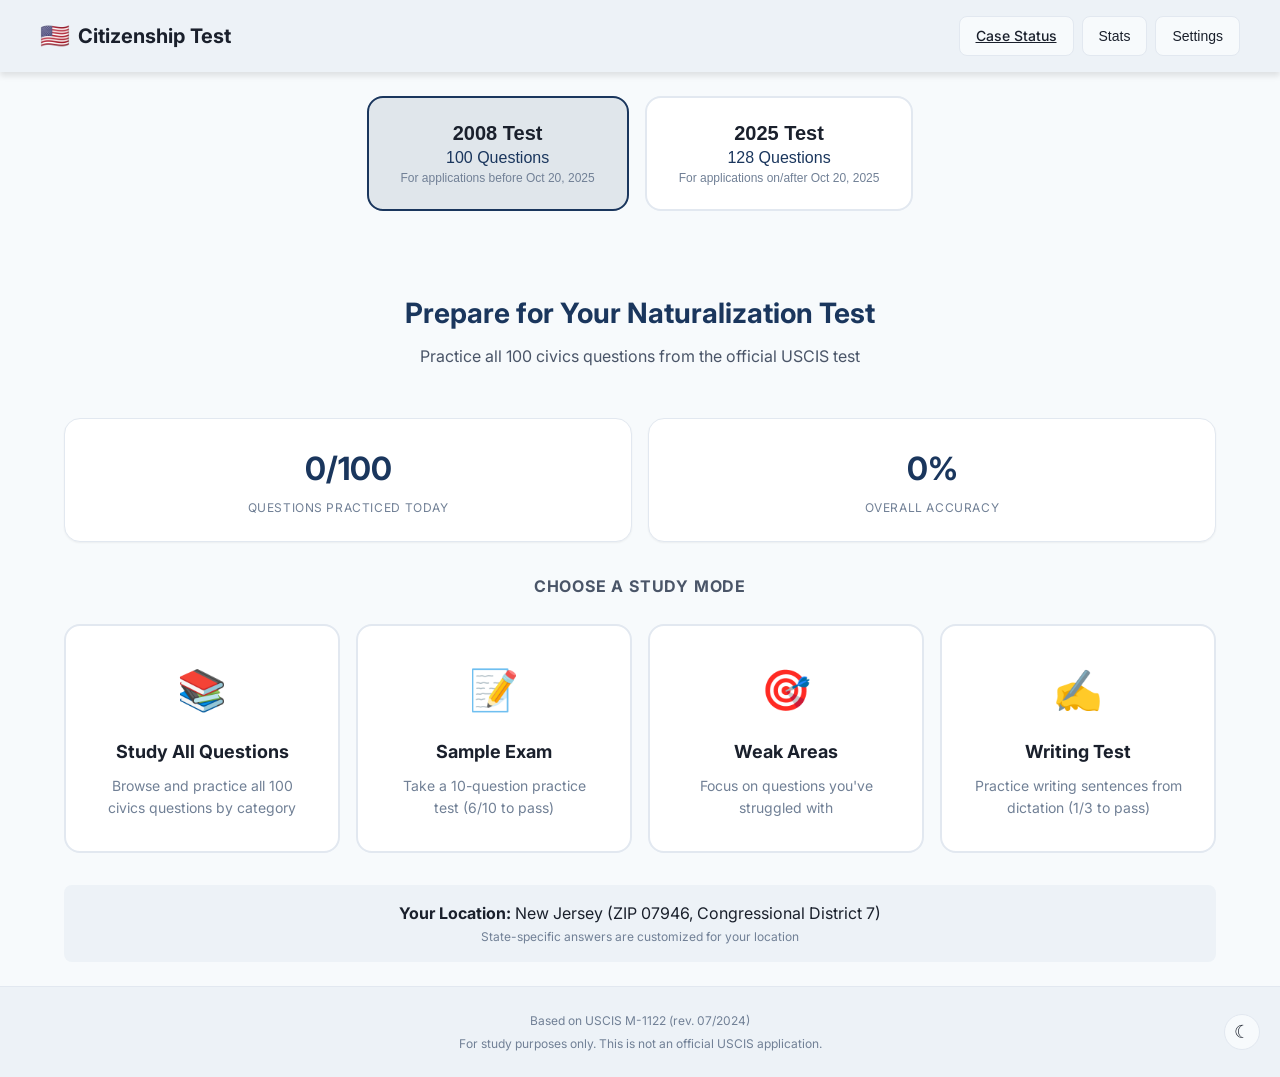
<file: index.html>
<!DOCTYPE html>
<html lang="en">
<head>
  <meta charset="UTF-8">
  <meta name="viewport" content="width=device-width, initial-scale=1.0">
  <title>US Citizenship Test Practice</title>
  <link rel="icon" href="data:image/svg+xml,<svg xmlns='http://www.w3.org/2000/svg' viewBox='0 0 100 100'><text y='.9em' font-size='90'>🇺🇸</text></svg>">
  <link rel="stylesheet" href="css/styles.css">
  <link rel="preconnect" href="https://fonts.googleapis.com">
  <link rel="preconnect" href="https://fonts.gstatic.com" crossorigin>
  <link href="https://fonts.googleapis.com/css2?family=Inter:wght@400;500;600;700&display=swap" rel="stylesheet">
  <script src="js/questions.js?v=2"></script>
  <script src="js/questions-2025.js?v=2"></script>
</head>
<body>
  <div id="app">
    <!-- Header -->
    <header class="header">
      <div class="header-content">
        <h1 class="logo" onclick="App.showScreen('home')">
          <span class="flag-icon">🇺🇸</span>
          <span>Citizenship Test</span>
        </h1>
        <nav class="nav">
          <a class="nav-btn" href="https://egov.uscis.gov/casestatus/landing.do" target="_blank" rel="noopener">Case Status</a>
          <button class="nav-btn" onclick="App.showScreen('stats')" data-screen="stats">Stats</button>
          <button class="nav-btn" onclick="App.showScreen('settings')" data-screen="settings">Settings</button>
        </nav>
      </div>
    </header>

    <!-- Main Content -->
    <main class="main-content">

      <!-- Home Screen -->
      <section id="screen-home" class="screen active">
        <div class="test-version-selector">
          <button class="version-btn active" id="version-2008-btn" onclick="App.setTestVersion('2008')">
            <span class="version-title">2008 Test</span>
            <span class="version-subtitle">100 Questions</span>
            <span class="version-info">For applications before Oct 20, 2025</span>
          </button>
          <button class="version-btn" id="version-2025-btn" onclick="App.setTestVersion('2025')">
            <span class="version-title">2025 Test</span>
            <span class="version-subtitle">128 Questions</span>
            <span class="version-info">For applications on/after Oct 20, 2025</span>
          </button>
        </div>

        <div class="hero">
          <h2>Prepare for Your Naturalization Test</h2>
          <p id="hero-description">Practice all 100 civics questions from the official USCIS test</p>
        </div>

        <div class="quick-stats">
          <div class="stat-card">
            <span class="stat-value" id="home-total-practiced">0/100</span>
            <span class="stat-label">Questions Practiced Today</span>
          </div>
          <div class="stat-card">
            <span class="stat-value" id="home-accuracy">0%</span>
            <span class="stat-label">Overall Accuracy</span>
          </div>
        </div>

        <div class="mode-selection">
          <h3>Choose a Study Mode</h3>
          <div class="mode-cards">
            <div class="mode-card" onclick="App.startStudyMode()">
              <div class="mode-icon">📚</div>
              <h4>Study All Questions</h4>
              <p id="study-mode-desc">Browse and practice all 100 civics questions by category</p>
            </div>
            <div class="mode-card" onclick="App.startExamMode()">
              <div class="mode-icon">📝</div>
              <h4>Sample Exam</h4>
              <p id="exam-mode-desc">Take a 10-question practice test (6/10 to pass)</p>
            </div>
            <div class="mode-card" onclick="App.startWeakAreasMode()">
              <div class="mode-icon">🎯</div>
              <h4>Weak Areas</h4>
              <p>Focus on questions you've struggled with</p>
            </div>
            <div class="mode-card" onclick="App.startWritingTest()">
              <div class="mode-icon">✍️</div>
              <h4>Writing Test</h4>
              <p>Practice writing sentences from dictation (1/3 to pass)</p>
            </div>
          </div>
        </div>

        <div class="location-info">
          <p><strong>Your Location:</strong> New Jersey (ZIP 07946, Congressional District 7)</p>
          <p class="small">State-specific answers are customized for your location</p>
        </div>
      </section>

      <!-- Study Mode Screen -->
      <section id="screen-study" class="screen">
        <div class="study-header">
          <button class="back-btn" onclick="App.showScreen('home')">← Back</button>
          <h2>Study Mode</h2>
          <div class="study-controls">
            <select id="category-filter" onchange="App.filterQuestions()">
              <option value="all">All Categories</option>
              <option value="American Government">American Government</option>
              <option value="American History">American History</option>
              <option value="Integrated Civics">Integrated Civics</option>
            </select>
            <select id="status-filter" onchange="App.filterQuestions()">
              <option value="all">All Questions</option>
              <option value="not-practiced">Not Yet Practiced</option>
              <option value="weak">Weak Areas (&lt;70%)</option>
              <option value="strong">Strong (&gt;70%)</option>
            </select>
            <select id="sort-order" onchange="App.filterQuestions()">
              <option value="default">Sort: Question #</option>
              <option value="weakest">Sort: Weakest First</option>
              <option value="strongest">Sort: Strongest First</option>
            </select>
          </div>
        </div>

        <div class="study-options">
          <div class="study-actions">
            <button class="btn-secondary" onclick="App.shuffleStudyQuestions()">Shuffle</button>
            <button class="btn-primary" onclick="App.startOneAtATime()">Study One at a Time</button>
          </div>
        </div>

        <div class="questions-list" id="questions-list">
          <!-- Questions will be populated here -->
        </div>

        <div class="question-practice" id="question-practice" style="display: none;">
          <div class="study-progress" id="study-progress" style="display: none;">
            <span>Question <span id="study-current">1</span> of <span id="study-total">100</span></span>
            <div class="progress-bar">
              <div class="progress-fill" id="study-progress-fill"></div>
            </div>
            <div class="session-score" id="session-score">
              <span class="score-correct">✓ <span id="session-correct">0</span></span>
              <span class="score-incorrect">✗ <span id="session-incorrect">0</span></span>
            </div>
          </div>
          <div class="question-card">
            <div class="question-meta">
              <span class="question-number">Question <span id="practice-q-num">1</span> of <span id="practice-q-total">100</span></span>
              <span class="question-category" id="practice-q-category">Category</span>
            </div>
            <h3 class="question-text" id="practice-q-text">Question text here</h3>

            <div id="multiple-choice-container" class="answer-container">
              <div class="choices" id="choices-container">
                <!-- Choices will be populated here -->
              </div>
            </div>

            <div id="typed-answer-container" class="answer-container" style="display: none;">
              <input type="text" id="typed-answer-input" class="typed-answer-input" placeholder="Type your answer..." spellcheck="true">
              <button id="study-check-btn" class="submit-btn" onclick="App.checkTypedAnswer()">Check Answer</button>
            </div>

            <div id="answer-feedback" class="feedback" style="display: none;">
              <div class="feedback-icon"></div>
              <div class="feedback-text"></div>
              <div class="correct-answers" id="correct-answers"></div>
            </div>

            <div class="question-nav">
              <button class="nav-prev" onclick="App.previousQuestion()">← Previous</button>
              <button class="nav-next" onclick="App.nextQuestion()">Next →</button>
            </div>
          </div>
        </div>
      </section>

      <!-- Exam Mode Screen -->
      <section id="screen-exam" class="screen">
        <div class="exam-header">
          <button class="back-btn" onclick="App.confirmExitExam()">← Exit Exam</button>
          <h2>Sample Exam</h2>
          <div class="exam-progress">
            <span>Question <span id="exam-current">1</span> of <span id="exam-total">10</span></span>
            <div class="progress-bar">
              <div class="progress-fill" id="exam-progress-fill"></div>
            </div>
          </div>
        </div>

        <div class="exam-question" id="exam-question-container">
          <div class="question-card exam-card">
            <h3 class="question-text" id="exam-q-text">Question text here</h3>

            <div id="exam-multiple-choice" class="answer-container">
              <div class="choices" id="exam-choices-container">
                <!-- Choices will be populated here -->
              </div>
            </div>

            <div id="exam-typed-answer" class="answer-container" style="display: none;">
              <input type="text" id="exam-typed-input" class="typed-answer-input" placeholder="Type your answer..." spellcheck="true">
              <button class="submit-btn" onclick="App.submitExamAnswer()">Submit Answer</button>
            </div>

            <div id="exam-feedback" class="feedback" style="display: none;">
              <div class="feedback-icon"></div>
              <div class="feedback-text"></div>
              <div class="correct-answers" id="exam-correct-answers"></div>
              <button class="btn-primary next-question-btn" onclick="App.nextExamQuestion()">Next Question</button>
            </div>
          </div>
        </div>
      </section>

      <!-- Exam Results Screen -->
      <section id="screen-exam-results" class="screen">
        <div class="results-container">
          <div class="results-header" id="results-header">
            <div class="result-icon">✓</div>
            <h2>Congratulations!</h2>
            <p class="result-subtitle">You passed the practice exam</p>
          </div>

          <div class="score-display">
            <div class="score-circle">
              <span class="score-value" id="exam-score">8</span>
              <span class="score-total" id="exam-score-total">/10</span>
            </div>
            <p class="score-label">Questions Correct</p>
          </div>

          <div class="missed-questions" id="missed-questions-container">
            <h3>Questions to Review</h3>
            <div class="missed-list" id="missed-questions-list">
              <!-- Missed questions will be populated here -->
            </div>
          </div>

          <div class="results-actions">
            <button class="btn-primary" onclick="App.startExamMode()">Take Another Exam</button>
            <button id="review-missed-btn" class="btn-secondary" onclick="App.reviewMissedQuestions()">Review Missed Questions</button>
            <button class="btn-secondary" onclick="App.showScreen('home')">Back to Home</button>
          </div>
        </div>
      </section>

      <!-- Weak Areas Screen -->
      <section id="screen-weak" class="screen">
        <div class="weak-header">
          <button class="back-btn" onclick="App.showScreen('home')">← Back</button>
          <h2>Weak Areas Practice</h2>
        </div>

        <div class="weak-intro" id="weak-intro">
          <p>These are questions you've struggled with or haven't practiced recently.</p>
          <div class="weak-stats">
            <span id="weak-count">0</span> questions to practice
          </div>
          <button class="btn-primary" onclick="App.startWeakAreasPractice()">Start Practice</button>
        </div>

        <div class="weak-practice" id="weak-practice" style="display: none;">
          <div class="question-card">
            <div class="question-meta">
              <span class="question-number">Question <span id="weak-q-num">1</span></span>
              <span class="weak-reason" id="weak-reason">Low accuracy</span>
            </div>
            <h3 class="question-text" id="weak-q-text">Question text here</h3>

            <div id="weak-multiple-choice" class="answer-container">
              <div class="choices" id="weak-choices-container">
                <!-- Choices will be populated here -->
              </div>
            </div>

            <div id="weak-typed-answer" class="answer-container" style="display: none;">
              <input type="text" id="weak-typed-input" class="typed-answer-input" placeholder="Type your answer..." spellcheck="true">
              <button class="submit-btn" onclick="App.checkWeakAnswer()">Check Answer</button>
            </div>

            <div id="weak-feedback" class="feedback" style="display: none;">
              <div class="feedback-icon"></div>
              <div class="feedback-text"></div>
              <div class="correct-answers" id="weak-correct-answers"></div>
            </div>

            <div class="question-nav">
              <button class="nav-next" onclick="App.nextWeakQuestion()">Next Question →</button>
            </div>
          </div>
        </div>

        <div class="weak-complete" id="weak-complete" style="display: none;">
          <div class="complete-icon">🎉</div>
          <h3>Great Job!</h3>
          <p>You've practiced all your weak areas.</p>
          <button class="btn-primary" onclick="App.showScreen('home')">Back to Home</button>
        </div>
      </section>

      <!-- Writing Test Screen -->
      <section id="screen-writing" class="screen">
        <div class="writing-header">
          <button class="back-btn" onclick="App.showScreen('home')">← Back</button>
          <h2>Writing Test</h2>
        </div>

        <!-- Instructions -->
        <div id="writing-intro" class="writing-intro">
          <div class="writing-info-card">
            <h3>How the Writing Test Works</h3>
            <p>In the real USCIS test, an officer will read a sentence aloud and you write it down on a tablet.</p>
            <ul>
              <li>You will hear <strong>3 sentences</strong></li>
              <li>You need to write <strong>1 correctly</strong> to pass</li>
              <li>Sentences use simple vocabulary about U.S. civics</li>
            </ul>
          </div>
          <div class="writing-settings">
            <label for="writing-speech-rate">Speech Speed:</label>
            <input type="range" id="writing-speech-rate" min="0.5" max="1.2" step="0.1" value="1">
            <span id="writing-rate-display">1x</span>
          </div>
          <button class="btn-primary" onclick="WritingTest.start()">Start Writing Test</button>
        </div>

        <!-- Test Area -->
        <div id="writing-test-area" style="display: none;">
          <div class="writing-progress">
            <div class="progress-dots">
              <span class="progress-dot" data-index="0">1</span>
              <span class="progress-dot" data-index="1">2</span>
              <span class="progress-dot" data-index="2">3</span>
            </div>
            <p class="progress-text">Sentence <span id="writing-current">1</span> of 3</p>
          </div>

          <div class="dictation-card">
            <div class="play-section">
              <button id="writing-play-btn" class="play-btn" onclick="WritingTest.playSentence()">
                <span class="play-icon">▶</span>
              </button>
              <p class="play-instruction">Click to hear the sentence</p>
              <p class="plays-remaining">Plays remaining: <span id="writing-plays-left">3</span></p>
            </div>

            <div class="writing-input-section">
              <label for="writing-input">Write what you hear:</label>
              <input
                type="text"
                id="writing-input"
                class="writing-test-input"
                placeholder="Type the sentence here..."
                autocomplete="off"
                autocapitalize="sentences"
                spellcheck="false"
              >
            </div>

            <div class="writing-actions">
              <button id="writing-check-btn" class="btn-primary" onclick="WritingTest.checkAnswer()" disabled>Check Answer</button>
              <button id="writing-skip-btn" class="btn-secondary" onclick="WritingTest.skip()">Skip</button>
            </div>

            <div id="writing-feedback" class="feedback" style="display: none;">
              <div class="feedback-icon"></div>
              <div class="feedback-text"></div>
              <div class="correct-answer-display" id="writing-correct-answer"></div>
            </div>
          </div>
        </div>

        <!-- Results -->
        <div id="writing-results" style="display: none;">
          <div class="results-container">
            <div class="results-header" id="writing-results-header">
              <div class="result-icon">✓</div>
              <h2>You Passed!</h2>
              <p class="result-subtitle">You wrote the sentences correctly</p>
            </div>

            <div class="score-display">
              <div class="score-circle">
                <span class="score-value" id="writing-score">1</span>
                <span class="score-total">/3</span>
              </div>
              <p class="score-label">Sentences Correct</p>
            </div>

            <div class="writing-review">
              <h3>Your Answers</h3>
              <div id="writing-review-list" class="review-list"></div>
            </div>

            <div class="results-actions">
              <button class="btn-primary" onclick="WritingTest.restart()">Try Again</button>
              <button class="btn-secondary" onclick="App.showScreen('home')">Back to Home</button>
            </div>
          </div>
        </div>
      </section>

      <!-- Statistics Screen -->
      <section id="screen-stats" class="screen">
        <div class="stats-header">
          <button class="back-btn" onclick="App.showScreen('home')">← Back</button>
          <h2>Your Statistics</h2>
        </div>

        <div class="stats-overview">
          <div class="stat-card large">
            <span class="stat-value" id="stats-total-asked">0</span>
            <span class="stat-label">Total Questions Answered</span>
          </div>
          <div class="stat-card large">
            <span class="stat-value" id="stats-total-correct">0</span>
            <span class="stat-label">Correct Answers</span>
          </div>
          <div class="stat-card large">
            <span class="stat-value" id="stats-accuracy">0%</span>
            <span class="stat-label">Overall Accuracy</span>
          </div>
        </div>

        <div class="category-stats">
          <h3>Performance by Category</h3>
          <div class="category-bars" id="category-bars">
            <!-- Category bars will be populated here -->
          </div>
        </div>

        <div class="exam-history">
          <h3>Exam History</h3>
          <div class="exam-history-list" id="exam-history-list">
            <!-- Exam history will be populated here -->
          </div>
        </div>

        <div class="most-missed">
          <h3>Most Missed Questions</h3>
          <div class="missed-list" id="most-missed-list">
            <!-- Most missed questions will be populated here -->
          </div>
        </div>
      </section>

      <!-- Settings Screen -->
      <section id="screen-settings" class="screen">
        <div class="settings-header">
          <button class="back-btn" onclick="App.showScreen('home')">← Back</button>
          <h2>Settings</h2>
        </div>

        <div class="settings-section">
          <h3>Study Mode</h3>
          <div class="setting-option">
            <label>
              <input type="checkbox" id="age-65-mode" onchange="App.toggleAge65Mode()">
              65/20 Mode (I am 65 or older with 20+ years as a permanent resident)
            </label>
            <p class="setting-note">When enabled, Study Mode will only show the 20 questions designated for applicants 65 years or older.</p>
          </div>
        </div>

        <div class="settings-section">
          <h3>Weak Area Threshold</h3>
          <div class="setting-option">
            <label for="weak-threshold">Questions below this accuracy are considered weak:</label>
            <select id="weak-threshold" onchange="App.updateSetting('weakThreshold', this.value)">
              <option value="50">50%</option>
              <option value="60">60%</option>
              <option value="70" selected>70%</option>
              <option value="80">80%</option>
            </select>
          </div>
        </div>

        <div class="settings-section">
          <h3>Appearance</h3>
          <div class="setting-option">
            <label>
              <input type="checkbox" id="dark-mode-toggle" onchange="App.toggleDarkMode()">
              Dark Mode
            </label>
          </div>
        </div>

        <div class="settings-section danger">
          <h3>Data Management</h3>
          <div class="setting-option">
            <button class="btn-danger" onclick="App.confirmResetStats()">Reset All Statistics</button>
            <p class="setting-note">This will clear all your progress and statistics.</p>
          </div>
        </div>
      </section>

    </main>

    <!-- Footer -->
    <footer class="footer">
      <p>Based on USCIS M-1122 (rev. 07/2024)</p>
      <p class="small">For study purposes only. This is not an official USCIS application.</p>
      <button id="footer-dark-mode-btn" class="dark-mode-icon-btn" onclick="App.toggleDarkModeFromFooter()" title="Toggle dark mode"></button>
    </footer>

    <!-- Loading Overlay -->
    <div id="loading-overlay" class="loading-overlay" style="display: none;">
      <div class="spinner"></div>
      <p>Loading...</p>
    </div>

    <!-- Confirmation Modal -->
    <div id="confirm-modal" class="modal" style="display: none;">
      <div class="modal-content">
        <h3 id="modal-title">Confirm</h3>
        <p id="modal-message">Are you sure?</p>
        <div class="modal-actions">
          <button class="btn-secondary" onclick="App.closeModal()">Cancel</button>
          <button class="btn-primary" id="modal-confirm-btn">Confirm</button>
        </div>
      </div>
    </div>
  </div>

  <!-- Scripts -->
  <script src="js/sheets-api.js?v=5"></script>
  <script src="js/ui.js?v=5"></script>
  <script src="js/writing-test.js?v=5"></script>
  <script src="js/app.js?v=5"></script>
</body>
</html>
</file>
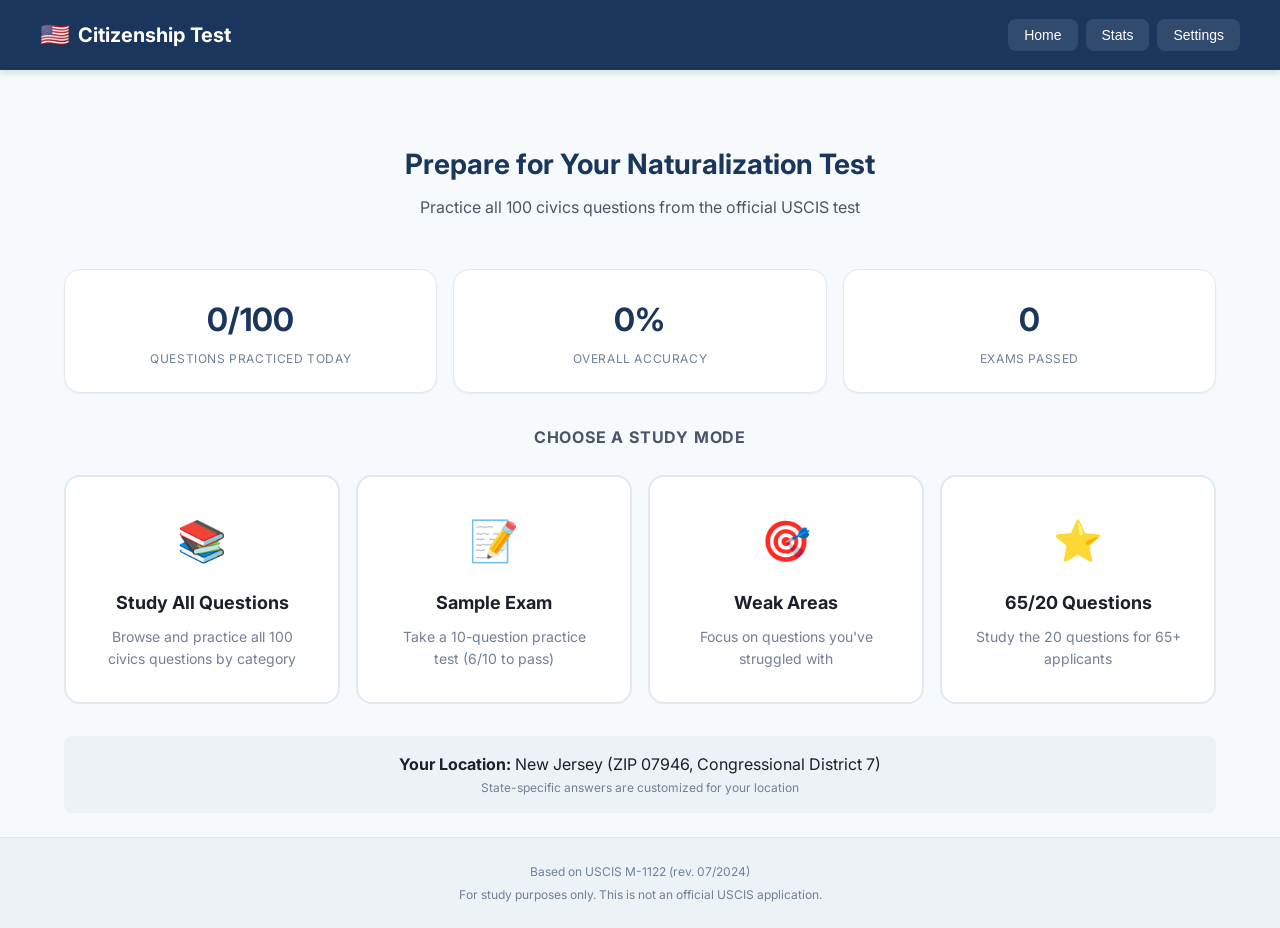
<file: citizenship-test/index.html>
<!DOCTYPE html>
<html lang="en">
<head>
  <meta charset="UTF-8">
  <meta name="viewport" content="width=device-width, initial-scale=1.0">
  <title>US Citizenship Test Practice</title>
  <link rel="stylesheet" href="css/styles.css">
  <link rel="preconnect" href="https://fonts.googleapis.com">
  <link rel="preconnect" href="https://fonts.gstatic.com" crossorigin>
  <link href="https://fonts.googleapis.com/css2?family=Inter:wght@400;500;600;700&display=swap" rel="stylesheet">
</head>
<body>
  <div id="app">
    <!-- Header -->
    <header class="header">
      <div class="header-content">
        <h1 class="logo" onclick="App.showScreen('home')">
          <span class="flag-icon">🇺🇸</span>
          <span>Citizenship Test</span>
        </h1>
        <nav class="nav">
          <button class="nav-btn" onclick="App.showScreen('home')" data-screen="home">Home</button>
          <button class="nav-btn" onclick="App.showScreen('stats')" data-screen="stats">Stats</button>
          <button class="nav-btn" onclick="App.showScreen('settings')" data-screen="settings">Settings</button>
        </nav>
      </div>
    </header>

    <!-- Main Content -->
    <main class="main-content">

      <!-- Home Screen -->
      <section id="screen-home" class="screen active">
        <div class="hero">
          <h2>Prepare for Your Naturalization Test</h2>
          <p>Practice all 100 civics questions from the official USCIS test</p>
        </div>

        <div class="quick-stats">
          <div class="stat-card">
            <span class="stat-value" id="home-total-practiced">0/100</span>
            <span class="stat-label">Questions Practiced Today</span>
          </div>
          <div class="stat-card">
            <span class="stat-value" id="home-accuracy">0%</span>
            <span class="stat-label">Overall Accuracy</span>
          </div>
          <div class="stat-card">
            <span class="stat-value" id="home-exams-passed">0</span>
            <span class="stat-label">Exams Passed</span>
          </div>
        </div>

        <div class="mode-selection">
          <h3>Choose a Study Mode</h3>
          <div class="mode-cards">
            <div class="mode-card" onclick="App.startStudyMode()">
              <div class="mode-icon">📚</div>
              <h4>Study All Questions</h4>
              <p>Browse and practice all 100 civics questions by category</p>
            </div>
            <div class="mode-card" onclick="App.startExamMode()">
              <div class="mode-icon">📝</div>
              <h4>Sample Exam</h4>
              <p>Take a 10-question practice test (6/10 to pass)</p>
            </div>
            <div class="mode-card" onclick="App.startWeakAreasMode()">
              <div class="mode-icon">🎯</div>
              <h4>Weak Areas</h4>
              <p>Focus on questions you've struggled with</p>
            </div>
            <div class="mode-card" onclick="App.startStudyMode('65_20')">
              <div class="mode-icon">⭐</div>
              <h4>65/20 Questions</h4>
              <p>Study the 20 questions for 65+ applicants</p>
            </div>
          </div>
        </div>

        <div class="location-info">
          <p><strong>Your Location:</strong> New Jersey (ZIP 07946, Congressional District 7)</p>
          <p class="small">State-specific answers are customized for your location</p>
        </div>
      </section>

      <!-- Study Mode Screen -->
      <section id="screen-study" class="screen">
        <div class="study-header">
          <button class="back-btn" onclick="App.showScreen('home')">← Back</button>
          <h2>Study Mode</h2>
          <div class="study-controls">
            <select id="category-filter" onchange="App.filterQuestions()">
              <option value="all">All Categories</option>
              <option value="American Government">American Government</option>
              <option value="American History">American History</option>
              <option value="Integrated Civics">Integrated Civics</option>
            </select>
            <select id="status-filter" onchange="App.filterQuestions()">
              <option value="all">All Questions</option>
              <option value="not-practiced">Not Yet Practiced</option>
              <option value="weak">Weak Areas (&lt;70%)</option>
              <option value="strong">Strong (&gt;70%)</option>
            </select>
          </div>
        </div>

        <div class="study-options">
          <div class="study-actions">
            <button class="btn-secondary" onclick="App.shuffleStudyQuestions()">Shuffle</button>
            <button class="btn-primary" onclick="App.startOneAtATime()">Study One at a Time</button>
          </div>
        </div>

        <div class="questions-list" id="questions-list">
          <!-- Questions will be populated here -->
        </div>

        <div class="question-practice" id="question-practice" style="display: none;">
          <div class="question-card">
            <div class="question-meta">
              <span class="question-number">Question <span id="practice-q-num">1</span> of 100</span>
              <span class="question-category" id="practice-q-category">Category</span>
            </div>
            <h3 class="question-text" id="practice-q-text">Question text here</h3>

            <div id="multiple-choice-container" class="answer-container">
              <div class="choices" id="choices-container">
                <!-- Choices will be populated here -->
              </div>
            </div>

            <div id="typed-answer-container" class="answer-container" style="display: none;">
              <input type="text" id="typed-answer-input" class="typed-answer-input" placeholder="Type your answer..." spellcheck="true">
              <button class="submit-btn" onclick="App.checkTypedAnswer()">Check Answer</button>
            </div>

            <div id="answer-feedback" class="feedback" style="display: none;">
              <div class="feedback-icon"></div>
              <div class="feedback-text"></div>
              <div class="correct-answers" id="correct-answers"></div>
            </div>

            <div class="question-nav">
              <button class="nav-prev" onclick="App.previousQuestion()">← Previous</button>
              <button class="btn-secondary shuffle-inline-btn" onclick="App.shuffleAndContinue()">Shuffle</button>
              <button class="show-answer-btn" onclick="App.showAnswer()">Show Answer</button>
              <button class="nav-next" onclick="App.nextQuestion()">Next →</button>
            </div>
          </div>
        </div>
      </section>

      <!-- Exam Mode Screen -->
      <section id="screen-exam" class="screen">
        <div class="exam-header">
          <button class="back-btn" onclick="App.confirmExitExam()">← Exit Exam</button>
          <h2>Sample Exam</h2>
          <div class="exam-progress">
            <span>Question <span id="exam-current">1</span> of 10</span>
            <div class="progress-bar">
              <div class="progress-fill" id="exam-progress-fill"></div>
            </div>
          </div>
        </div>

        <div class="exam-question" id="exam-question-container">
          <div class="question-card exam-card">
            <h3 class="question-text" id="exam-q-text">Question text here</h3>

            <div id="exam-multiple-choice" class="answer-container">
              <div class="choices" id="exam-choices-container">
                <!-- Choices will be populated here -->
              </div>
            </div>

            <div id="exam-typed-answer" class="answer-container" style="display: none;">
              <input type="text" id="exam-typed-input" class="typed-answer-input" placeholder="Type your answer..." spellcheck="true">
              <button class="submit-btn" onclick="App.submitExamAnswer()">Submit Answer</button>
            </div>

            <div id="exam-feedback" class="feedback" style="display: none;">
              <div class="feedback-icon"></div>
              <div class="feedback-text"></div>
              <div class="correct-answers" id="exam-correct-answers"></div>
              <button class="btn-primary next-question-btn" onclick="App.nextExamQuestion()">Next Question</button>
            </div>
          </div>
        </div>
      </section>

      <!-- Exam Results Screen -->
      <section id="screen-exam-results" class="screen">
        <div class="results-container">
          <div class="results-header" id="results-header">
            <div class="result-icon">✓</div>
            <h2>Congratulations!</h2>
            <p class="result-subtitle">You passed the practice exam</p>
          </div>

          <div class="score-display">
            <div class="score-circle">
              <span class="score-value" id="exam-score">8</span>
              <span class="score-total">/10</span>
            </div>
            <p class="score-label">Questions Correct</p>
          </div>

          <div class="missed-questions" id="missed-questions-container">
            <h3>Questions to Review</h3>
            <div class="missed-list" id="missed-questions-list">
              <!-- Missed questions will be populated here -->
            </div>
          </div>

          <div class="results-actions">
            <button class="btn-primary" onclick="App.startExamMode()">Take Another Exam</button>
            <button id="review-missed-btn" class="btn-secondary" onclick="App.reviewMissedQuestions()">Review Missed Questions</button>
            <button class="btn-secondary" onclick="App.showScreen('home')">Back to Home</button>
          </div>
        </div>
      </section>

      <!-- Weak Areas Screen -->
      <section id="screen-weak" class="screen">
        <div class="weak-header">
          <button class="back-btn" onclick="App.showScreen('home')">← Back</button>
          <h2>Weak Areas Practice</h2>
        </div>

        <div class="weak-intro" id="weak-intro">
          <p>These are questions you've struggled with or haven't practiced recently.</p>
          <div class="weak-stats">
            <span id="weak-count">0</span> questions to practice
          </div>
          <button class="btn-primary" onclick="App.startWeakAreasPractice()">Start Practice</button>
        </div>

        <div class="weak-practice" id="weak-practice" style="display: none;">
          <div class="question-card">
            <div class="question-meta">
              <span class="question-number">Question <span id="weak-q-num">1</span></span>
              <span class="weak-reason" id="weak-reason">Low accuracy</span>
            </div>
            <h3 class="question-text" id="weak-q-text">Question text here</h3>

            <div id="weak-multiple-choice" class="answer-container">
              <div class="choices" id="weak-choices-container">
                <!-- Choices will be populated here -->
              </div>
            </div>

            <div id="weak-typed-answer" class="answer-container" style="display: none;">
              <input type="text" id="weak-typed-input" class="typed-answer-input" placeholder="Type your answer..." spellcheck="true">
              <button class="submit-btn" onclick="App.checkWeakAnswer()">Check Answer</button>
            </div>

            <div id="weak-feedback" class="feedback" style="display: none;">
              <div class="feedback-icon"></div>
              <div class="feedback-text"></div>
              <div class="correct-answers" id="weak-correct-answers"></div>
            </div>

            <div class="question-nav">
              <button class="nav-next" onclick="App.nextWeakQuestion()">Next Question →</button>
            </div>
          </div>
        </div>

        <div class="weak-complete" id="weak-complete" style="display: none;">
          <div class="complete-icon">🎉</div>
          <h3>Great Job!</h3>
          <p>You've practiced all your weak areas.</p>
          <button class="btn-primary" onclick="App.showScreen('home')">Back to Home</button>
        </div>
      </section>

      <!-- Statistics Screen -->
      <section id="screen-stats" class="screen">
        <div class="stats-header">
          <button class="back-btn" onclick="App.showScreen('home')">← Back</button>
          <h2>Your Statistics</h2>
        </div>

        <div class="stats-overview">
          <div class="stat-card large">
            <span class="stat-value" id="stats-total-asked">0</span>
            <span class="stat-label">Total Questions Answered</span>
          </div>
          <div class="stat-card large">
            <span class="stat-value" id="stats-total-correct">0</span>
            <span class="stat-label">Correct Answers</span>
          </div>
          <div class="stat-card large">
            <span class="stat-value" id="stats-accuracy">0%</span>
            <span class="stat-label">Overall Accuracy</span>
          </div>
        </div>

        <div class="category-stats">
          <h3>Performance by Category</h3>
          <div class="category-bars" id="category-bars">
            <!-- Category bars will be populated here -->
          </div>
        </div>

        <div class="exam-history">
          <h3>Exam History</h3>
          <div class="exam-history-list" id="exam-history-list">
            <!-- Exam history will be populated here -->
          </div>
        </div>

        <div class="most-missed">
          <h3>Most Missed Questions</h3>
          <div class="missed-list" id="most-missed-list">
            <!-- Most missed questions will be populated here -->
          </div>
        </div>
      </section>

      <!-- Settings Screen -->
      <section id="screen-settings" class="screen">
        <div class="settings-header">
          <button class="back-btn" onclick="App.showScreen('home')">← Back</button>
          <h2>Settings</h2>
        </div>

        <div class="settings-section">
          <h3>Weak Area Threshold</h3>
          <div class="setting-option">
            <label for="weak-threshold">Questions below this accuracy are considered weak:</label>
            <select id="weak-threshold" onchange="App.updateSetting('weakThreshold', this.value)">
              <option value="50">50%</option>
              <option value="60">60%</option>
              <option value="70" selected>70%</option>
              <option value="80">80%</option>
            </select>
          </div>
        </div>

        <div class="settings-section">
          <h3>Appearance</h3>
          <div class="setting-option">
            <label>
              <input type="checkbox" id="dark-mode-toggle" onchange="App.toggleDarkMode()">
              Dark Mode
            </label>
          </div>
        </div>

        <div class="settings-section">
          <h3>Google Sheets Integration</h3>
          <div class="setting-option">
            <label for="sheets-url">Apps Script Deployment URL:</label>
            <input type="text" id="sheets-url" class="text-input" placeholder="https://script.google.com/macros/s/..." onchange="App.updateSetting('sheetsUrl', this.value)">
            <button class="btn-small" onclick="App.testSheetsConnection()">Test Connection</button>
            <span class="connection-status" id="sheets-status"></span>
          </div>
        </div>

        <div class="settings-section danger">
          <h3>Data Management</h3>
          <div class="setting-option">
            <button class="btn-danger" onclick="App.confirmResetStats()">Reset All Statistics</button>
            <p class="setting-note">This will clear all your progress and statistics.</p>
          </div>
        </div>
      </section>

    </main>

    <!-- Footer -->
    <footer class="footer">
      <p>Based on USCIS M-1122 (rev. 07/2024)</p>
      <p class="small">For study purposes only. This is not an official USCIS application.</p>
    </footer>

    <!-- Loading Overlay -->
    <div id="loading-overlay" class="loading-overlay" style="display: none;">
      <div class="spinner"></div>
      <p>Loading...</p>
    </div>

    <!-- Confirmation Modal -->
    <div id="confirm-modal" class="modal" style="display: none;">
      <div class="modal-content">
        <h3 id="modal-title">Confirm</h3>
        <p id="modal-message">Are you sure?</p>
        <div class="modal-actions">
          <button class="btn-secondary" onclick="App.closeModal()">Cancel</button>
          <button class="btn-primary" id="modal-confirm-btn">Confirm</button>
        </div>
      </div>
    </div>
  </div>

  <!-- Scripts -->
  <script src="js/questions.js"></script>
  <script src="js/sheets-api.js"></script>
  <script src="js/ui.js"></script>
  <script src="js/app.js"></script>
</body>
</html>
</file>
<file: css/styles.css>
/* US Citizenship Test App - Styles */
/* Mobile-first, accessible design with subtle patriotic colors */

:root {
  /* Primary Colors - Subtle Patriotic */
  --primary-blue: #1a365d;
  --primary-red: #9b2c2c;
  --primary-white: #ffffff;

  /* UI Colors */
  --bg-primary: #f7fafc;
  --bg-secondary: #edf2f7;
  --bg-card: #ffffff;
  --text-primary: #1a202c;
  --text-secondary: #4a5568;
  --text-muted: #718096;
  --border-color: #e2e8f0;

  /* Feedback Colors */
  --success: #38a169;
  --success-bg: #c6f6d5;
  --error: #e53e3e;
  --error-bg: #fed7d7;
  --warning: #d69e2e;
  --warning-bg: #fefcbf;

  /* Spacing */
  --spacing-xs: 0.25rem;
  --spacing-sm: 0.5rem;
  --spacing-md: 1rem;
  --spacing-lg: 1.5rem;
  --spacing-xl: 2rem;
  --spacing-2xl: 3rem;

  /* Border Radius */
  --radius-sm: 0.25rem;
  --radius-md: 0.5rem;
  --radius-lg: 1rem;
  --radius-full: 9999px;

  /* Shadows */
  --shadow-sm: 0 1px 2px rgba(0, 0, 0, 0.05);
  --shadow-md: 0 4px 6px rgba(0, 0, 0, 0.1);
  --shadow-lg: 0 10px 15px rgba(0, 0, 0, 0.1);

  /* Transitions */
  --transition-fast: 150ms ease;
  --transition-normal: 250ms ease;
}

/* Dark Mode */
[data-theme="dark"] {
  --bg-primary: #1a202c;
  --bg-secondary: #2d3748;
  --bg-card: #2d3748;
  --text-primary: #f7fafc;
  --text-secondary: #e2e8f0;
  --text-muted: #a0aec0;
  --border-color: #4a5568;
  --primary-blue: #63b3ed;
  --primary-red: #fc8181;
  --success-bg: #276749;
  --error-bg: #9b2c2c;
  --warning-bg: #744210;
}

/* Reset */
*, *::before, *::after {
  box-sizing: border-box;
  margin: 0;
  padding: 0;
}

html {
  font-size: 16px;
  scroll-behavior: smooth;
}

body {
  font-family: 'Inter', -apple-system, BlinkMacSystemFont, 'Segoe UI', Roboto, sans-serif;
  background-color: var(--bg-primary);
  color: var(--text-primary);
  line-height: 1.6;
  min-height: 100vh;
}

/* App Container */
#app {
  display: flex;
  flex-direction: column;
  min-height: 100vh;
}

/* Header */
.header {
  background: var(--bg-secondary);
  color: var(--text-primary);
  padding: var(--spacing-md);
  position: sticky;
  top: 0;
  z-index: 100;
  box-shadow: var(--shadow-md);
}

.header-content {
  max-width: 1200px;
  margin: 0 auto;
  display: flex;
  justify-content: space-between;
  align-items: center;
  flex-wrap: wrap;
  gap: var(--spacing-sm);
}

.logo {
  display: flex;
  align-items: center;
  gap: var(--spacing-sm);
  font-size: 1.25rem;
  font-weight: 700;
  cursor: pointer;
  transition: opacity var(--transition-fast);
}

.logo:hover {
  opacity: 0.9;
}

.flag-icon {
  font-size: 1.5rem;
}

.nav {
  display: flex;
  gap: var(--spacing-sm);
}

.nav-btn {
  background: var(--bg-primary);
  border: 1px solid var(--border-color);
  color: var(--text-primary);
  padding: var(--spacing-sm) var(--spacing-md);
  border-radius: var(--radius-md);
  cursor: pointer;
  font-size: 0.875rem;
  font-weight: 500;
  transition: background var(--transition-fast);
}

.nav-btn:hover {
  background: var(--primary-blue);
  color: white;
  border-color: var(--primary-blue);
}

.nav-btn.active {
  background: var(--primary-blue);
  color: white;
  border-color: var(--primary-blue);
}

/* Main Content */
.main-content {
  flex: 1;
  max-width: 1200px;
  margin: 0 auto;
  padding: var(--spacing-lg);
  width: 100%;
}

/* Screens */
.screen {
  display: none;
  animation: fadeIn 0.3s ease;
}

.screen.active {
  display: block;
}

@keyframes fadeIn {
  from { opacity: 0; transform: translateY(10px); }
  to { opacity: 1; transform: translateY(0); }
}

/* Home Screen */
.hero {
  text-align: center;
  padding: var(--spacing-2xl) var(--spacing-md);
}

.hero h2 {
  font-size: 1.75rem;
  color: var(--primary-blue);
  margin-bottom: var(--spacing-sm);
}

.hero p {
  color: var(--text-secondary);
  font-size: 1rem;
}

/* Quick Stats */
.quick-stats {
  display: grid;
  grid-template-columns: repeat(auto-fit, minmax(120px, 1fr));
  gap: var(--spacing-md);
  margin-bottom: var(--spacing-xl);
}

.stat-card {
  background: var(--bg-card);
  padding: var(--spacing-lg);
  border-radius: var(--radius-lg);
  text-align: center;
  box-shadow: var(--shadow-sm);
  border: 1px solid var(--border-color);
}

.stat-card.large {
  padding: var(--spacing-xl);
}

.stat-value {
  display: block;
  font-size: 2rem;
  font-weight: 700;
  color: var(--primary-blue);
}

.stat-label {
  display: block;
  font-size: 0.75rem;
  color: var(--text-muted);
  text-transform: uppercase;
  letter-spacing: 0.05em;
  margin-top: var(--spacing-xs);
}

/* Mode Selection */
.mode-selection {
  margin-bottom: var(--spacing-xl);
}

.mode-selection h3 {
  text-align: center;
  margin-bottom: var(--spacing-lg);
  color: var(--text-secondary);
  font-size: 1rem;
  text-transform: uppercase;
  letter-spacing: 0.05em;
}

.mode-cards {
  display: grid;
  grid-template-columns: repeat(auto-fit, minmax(240px, 1fr));
  gap: var(--spacing-md);
}

.mode-card {
  background: var(--bg-card);
  padding: var(--spacing-xl);
  border-radius: var(--radius-lg);
  cursor: pointer;
  transition: all var(--transition-normal);
  border: 2px solid var(--border-color);
  text-align: center;
}

.mode-card:hover {
  border-color: var(--primary-blue);
  transform: translateY(-2px);
  box-shadow: var(--shadow-md);
}

.mode-icon {
  font-size: 2.5rem;
  margin-bottom: var(--spacing-md);
}

.mode-card h4 {
  font-size: 1.125rem;
  color: var(--text-primary);
  margin-bottom: var(--spacing-sm);
}

.mode-card p {
  font-size: 0.875rem;
  color: var(--text-muted);
}

/* Location Info */
.location-info {
  background: var(--bg-secondary);
  padding: var(--spacing-md);
  border-radius: var(--radius-md);
  text-align: center;
}

.location-info .small {
  font-size: 0.75rem;
  color: var(--text-muted);
}

/* Study Mode */
.study-header, .exam-header, .weak-header, .stats-header, .settings-header {
  margin-bottom: var(--spacing-lg);
}

.study-header {
  display: flex;
  flex-direction: column;
  gap: var(--spacing-md);
}

.study-controls {
  display: flex;
  gap: var(--spacing-sm);
  flex-wrap: wrap;
}

.study-controls select {
  flex: 1;
  min-width: 150px;
  padding: var(--spacing-sm) var(--spacing-md);
  border: 1px solid var(--border-color);
  border-radius: var(--radius-md);
  background: var(--bg-card);
  color: var(--text-primary);
  font-size: 0.875rem;
}

.back-btn {
  background: none;
  border: none;
  color: var(--primary-blue);
  cursor: pointer;
  font-size: 0.875rem;
  padding: var(--spacing-sm);
  margin-left: -0.5rem;
}

.back-btn:hover {
  text-decoration: underline;
}

/* Answer Mode Toggle */
.study-options {
  display: flex;
  justify-content: space-between;
  align-items: center;
  gap: var(--spacing-md);
  margin-bottom: var(--spacing-lg);
  flex-wrap: wrap;
}

.study-actions {
  display: flex;
  gap: var(--spacing-sm);
}

.answer-mode-toggle {
  display: flex;
  align-items: center;
  gap: var(--spacing-sm);
  flex-wrap: wrap;
}

.answer-mode-toggle span {
  color: var(--text-secondary);
  font-size: 0.875rem;
}

.toggle-btn {
  padding: var(--spacing-sm) var(--spacing-md);
  border: 1px solid var(--border-color);
  background: var(--bg-card);
  color: var(--text-secondary);
  cursor: pointer;
  font-size: 0.875rem;
  transition: all var(--transition-fast);
}

.toggle-btn:first-of-type {
  border-radius: var(--radius-md) 0 0 var(--radius-md);
}

.toggle-btn:last-of-type {
  border-radius: 0 var(--radius-md) var(--radius-md) 0;
  border-left: none;
}

.toggle-btn.active {
  background: var(--primary-blue);
  color: var(--primary-white);
  border-color: var(--primary-blue);
}

/* Questions List */
.questions-list {
  display: grid;
  gap: var(--spacing-sm);
}

.question-item {
  background: var(--bg-card);
  padding: var(--spacing-md);
  border-radius: var(--radius-md);
  border: 1px solid var(--border-color);
  cursor: pointer;
  transition: all var(--transition-fast);
  display: flex;
  justify-content: space-between;
  align-items: center;
  gap: var(--spacing-md);
}

.question-item:hover {
  border-color: var(--primary-blue);
  background: var(--bg-secondary);
}

.question-item-number {
  font-weight: 600;
  color: var(--primary-blue);
  min-width: 2rem;
}

.question-item-text {
  flex: 1;
  font-size: 0.875rem;
}

.question-item-status {
  display: flex;
  align-items: center;
  gap: var(--spacing-sm);
}

.accuracy-badge {
  font-size: 0.75rem;
  padding: var(--spacing-xs) var(--spacing-sm);
  border-radius: var(--radius-full);
  font-weight: 500;
}

.accuracy-badge.strong {
  background: var(--success-bg);
  color: var(--success);
}

.accuracy-badge.weak {
  background: var(--error-bg);
  color: var(--error);
}

.accuracy-badge.moderate {
  background: var(--warning-bg);
  color: var(--warning);
}

.accuracy-badge.new {
  background: var(--bg-secondary);
  color: var(--text-muted);
}

/* Question Card */
.question-card {
  background: var(--bg-card);
  padding: var(--spacing-xl);
  border-radius: var(--radius-lg);
  box-shadow: var(--shadow-md);
  border: 1px solid var(--border-color);
}

.question-card.exam-card {
  max-width: 600px;
  margin: 0 auto;
}

.question-meta {
  display: flex;
  justify-content: space-between;
  align-items: center;
  margin-bottom: var(--spacing-md);
  flex-wrap: wrap;
  gap: var(--spacing-sm);
}

.question-number {
  font-size: 0.75rem;
  color: var(--text-muted);
  text-transform: uppercase;
  letter-spacing: 0.05em;
}

.question-category {
  font-size: 0.75rem;
  padding: var(--spacing-xs) var(--spacing-sm);
  background: var(--bg-secondary);
  border-radius: var(--radius-full);
  color: var(--text-secondary);
}

.question-text {
  font-size: 1.25rem;
  color: var(--text-primary);
  margin-bottom: var(--spacing-lg);
  line-height: 1.5;
}

/* Answer Containers */
.answer-container {
  margin-bottom: var(--spacing-lg);
}

.choices {
  display: grid;
  gap: var(--spacing-sm);
}

.choice-btn {
  width: 100%;
  padding: var(--spacing-md);
  text-align: left;
  background: var(--bg-secondary);
  border: 2px solid var(--border-color);
  border-radius: var(--radius-md);
  cursor: pointer;
  font-size: 1rem;
  transition: all var(--transition-fast);
  color: var(--text-primary);
}

.choice-btn:hover:not(:disabled) {
  border-color: var(--primary-blue);
  background: var(--bg-card);
}

.choice-btn.selected {
  border-color: var(--primary-blue);
  background: rgba(26, 54, 93, 0.1);
}

.choice-btn.correct {
  border-color: var(--success);
  background: var(--success-bg);
}

.choice-btn.incorrect {
  border-color: var(--error);
  background: var(--error-bg);
}

.choice-btn:disabled {
  cursor: default;
}

/* Typed Answer */
.typed-answer-input {
  width: 100%;
  padding: var(--spacing-md);
  font-size: 1rem;
  border: 2px solid var(--border-color);
  border-radius: var(--radius-md);
  background: var(--bg-card);
  color: var(--text-primary);
  transition: border-color var(--transition-fast);
  margin-bottom: var(--spacing-md);
}

.typed-answer-input:focus {
  outline: none;
  border-color: var(--primary-blue);
}

.typed-answer-input::placeholder {
  color: var(--text-muted);
}

/* Feedback */
.feedback {
  padding: var(--spacing-md);
  border-radius: var(--radius-md);
  margin-bottom: var(--spacing-lg);
}

.feedback.correct {
  background: var(--success-bg);
  border: 1px solid var(--success);
}

.feedback.incorrect {
  background: var(--error-bg);
  border: 1px solid var(--error);
}

.feedback-icon {
  font-size: 1.5rem;
  margin-bottom: var(--spacing-sm);
}

.feedback-text {
  font-weight: 600;
  margin-bottom: var(--spacing-sm);
}

.correct-answers {
  font-size: 0.875rem;
  color: var(--text-secondary);
}

.correct-answers strong {
  display: block;
  margin-bottom: var(--spacing-xs);
}

.next-question-btn {
  margin-top: var(--spacing-lg);
  width: 100%;
}

/* Question Navigation */
.question-nav {
  display: flex;
  justify-content: space-between;
  align-items: center;
  gap: var(--spacing-sm);
  flex-wrap: wrap;
}

.nav-prev, .nav-next {
  padding: var(--spacing-sm) var(--spacing-md);
  background: none;
  border: 1px solid var(--border-color);
  border-radius: var(--radius-md);
  color: var(--text-secondary);
  cursor: pointer;
  font-size: 0.875rem;
  transition: all var(--transition-fast);
}

.nav-prev:hover, .nav-next:hover {
  border-color: var(--primary-blue);
  color: var(--primary-blue);
}

/* Exam Mode */
.exam-progress {
  text-align: center;
  margin-top: var(--spacing-md);
}

.exam-progress span {
  font-size: 0.875rem;
  color: var(--text-secondary);
}

.progress-bar {
  height: 8px;
  background: var(--bg-secondary);
  border-radius: var(--radius-full);
  overflow: hidden;
  margin-top: var(--spacing-sm);
}

.progress-fill {
  height: 100%;
  background: var(--primary-blue);
  border-radius: var(--radius-full);
  transition: width var(--transition-normal);
}

/* Study Mode Progress */
.study-progress {
  display: flex;
  align-items: center;
  gap: var(--spacing-md);
  margin-bottom: var(--spacing-md);
  padding: var(--spacing-sm) var(--spacing-md);
  background: var(--bg-secondary);
  border-radius: var(--radius-md);
}

.study-progress span {
  font-size: 0.875rem;
  color: var(--text-secondary);
  white-space: nowrap;
}

.study-progress .progress-bar {
  flex: 1;
  margin-top: 0;
}

.session-score {
  display: flex;
  gap: var(--spacing-md);
  font-size: 0.875rem;
  font-weight: 500;
}

.score-correct {
  color: var(--success);
}

.score-incorrect {
  color: var(--error);
}

/* Test Version Selector */
.test-version-selector {
  display: flex;
  gap: var(--spacing-md);
  justify-content: center;
  margin-bottom: var(--spacing-xl);
  flex-wrap: wrap;
}

.version-btn {
  display: flex;
  flex-direction: column;
  align-items: center;
  padding: var(--spacing-lg) var(--spacing-xl);
  background: var(--bg-card);
  border: 2px solid var(--border-color);
  border-radius: var(--radius-lg);
  cursor: pointer;
  transition: all var(--transition-normal);
  min-width: 200px;
}

.version-btn:hover {
  border-color: var(--primary-blue);
  transform: translateY(-2px);
  box-shadow: var(--shadow-md);
}

.version-btn.active {
  border-color: var(--primary-blue);
  background: rgba(26, 54, 93, 0.1);
}

.version-title {
  font-size: 1.25rem;
  font-weight: 700;
  color: var(--text-primary);
  margin-bottom: var(--spacing-xs);
}

.version-subtitle {
  font-size: 1rem;
  font-weight: 500;
  color: var(--primary-blue);
  margin-bottom: var(--spacing-xs);
}

.version-info {
  font-size: 0.75rem;
  color: var(--text-muted);
  text-align: center;
}

[data-theme="dark"] .version-btn.active {
  background: rgba(99, 179, 237, 0.2);
}

/* Exam Results */
.results-container {
  max-width: 500px;
  margin: 0 auto;
  text-align: center;
}

.results-header {
  margin-bottom: var(--spacing-xl);
}

.results-header.passed .result-icon {
  color: var(--success);
}

.results-header.failed .result-icon {
  color: var(--error);
}

.result-icon {
  font-size: 4rem;
  margin-bottom: var(--spacing-md);
}

.result-subtitle {
  color: var(--text-secondary);
}

.score-display {
  margin-bottom: var(--spacing-xl);
  text-align: center;
}

.score-circle {
  display: inline-flex;
  align-items: baseline;
  justify-content: center;
  margin-bottom: var(--spacing-sm);
}

.score-value {
  font-size: 3rem;
  font-weight: 700;
  color: var(--primary-blue);
}

.score-total {
  font-size: 1.5rem;
  color: var(--text-muted);
}

.score-label {
  color: var(--text-secondary);
  font-size: 0.875rem;
}

.missed-questions {
  text-align: left;
  margin-bottom: var(--spacing-xl);
}

.missed-questions h3 {
  margin-bottom: var(--spacing-md);
}

.missed-list {
  display: grid;
  gap: var(--spacing-sm);
}

.missed-item {
  background: var(--bg-card);
  padding: var(--spacing-md);
  border-radius: var(--radius-md);
  border: 1px solid var(--border-color);
  font-size: 0.875rem;
}

.missed-item-number {
  font-weight: 600;
  color: var(--primary-blue);
}

.results-actions {
  display: flex;
  flex-direction: column;
  gap: var(--spacing-sm);
}

/* Buttons */
.btn-primary, .btn-secondary, .btn-danger, .submit-btn {
  padding: var(--spacing-md) var(--spacing-lg);
  border: none;
  border-radius: var(--radius-md);
  font-size: 1rem;
  font-weight: 500;
  cursor: pointer;
  transition: all var(--transition-fast);
}

.btn-primary, .submit-btn {
  background: var(--primary-blue);
  color: var(--primary-white);
}

.btn-primary:hover, .submit-btn:hover {
  opacity: 0.9;
}

.btn-secondary {
  background: var(--bg-secondary);
  color: var(--text-primary);
  border: 1px solid var(--border-color);
}

.btn-secondary:hover {
  background: var(--bg-card);
}

.btn-danger {
  background: var(--error);
  color: var(--primary-white);
}

.btn-danger:hover {
  opacity: 0.9;
}

.btn-small {
  padding: var(--spacing-sm) var(--spacing-md);
  font-size: 0.875rem;
  background: var(--primary-blue);
  color: var(--primary-white);
  border: none;
  border-radius: var(--radius-md);
  cursor: pointer;
}

/* Weak Areas */
.weak-intro {
  text-align: center;
  padding: var(--spacing-2xl);
}

.weak-stats {
  font-size: 1.5rem;
  font-weight: 700;
  color: var(--primary-blue);
  margin: var(--spacing-lg) 0;
}

.weak-reason {
  font-size: 0.75rem;
  padding: var(--spacing-xs) var(--spacing-sm);
  background: var(--warning-bg);
  color: var(--warning);
  border-radius: var(--radius-full);
}

.weak-complete {
  text-align: center;
  padding: var(--spacing-2xl);
}

.complete-icon {
  font-size: 4rem;
  margin-bottom: var(--spacing-md);
}

/* Statistics */
.stats-overview {
  display: grid;
  grid-template-columns: repeat(auto-fit, minmax(150px, 1fr));
  gap: var(--spacing-md);
  margin-bottom: var(--spacing-xl);
}

.category-stats, .exam-history, .most-missed {
  margin-bottom: var(--spacing-xl);
}

.category-stats h3, .exam-history h3, .most-missed h3 {
  margin-bottom: var(--spacing-md);
}

.category-bars {
  display: grid;
  gap: var(--spacing-md);
}

.category-bar {
  display: flex;
  flex-direction: column;
  gap: var(--spacing-xs);
}

.category-label {
  font-size: 0.875rem;
  color: var(--text-secondary);
  display: flex;
  justify-content: space-between;
}

.bar-container {
  height: 24px;
  background: var(--bg-secondary);
  border-radius: var(--radius-md);
  overflow: hidden;
}

.bar-fill {
  height: 100%;
  background: var(--primary-blue);
  border-radius: var(--radius-md);
  transition: width var(--transition-normal);
}

.exam-history-list {
  display: grid;
  gap: var(--spacing-sm);
}

.exam-history-item {
  background: var(--bg-card);
  padding: var(--spacing-md);
  border-radius: var(--radius-md);
  border: 1px solid var(--border-color);
  display: flex;
  justify-content: space-between;
  align-items: center;
}

.exam-history-date {
  font-size: 0.875rem;
  color: var(--text-secondary);
}

.exam-history-score {
  font-weight: 600;
}

.exam-history-score.passed {
  color: var(--success);
}

.exam-history-score.failed {
  color: var(--error);
}

/* Settings */
.settings-section {
  background: var(--bg-card);
  padding: var(--spacing-lg);
  border-radius: var(--radius-lg);
  border: 1px solid var(--border-color);
  margin-bottom: var(--spacing-md);
}

.settings-section.danger {
  border-color: var(--error);
}

.settings-section h3 {
  margin-bottom: var(--spacing-md);
  font-size: 1rem;
}

.setting-option {
  display: flex;
  flex-direction: column;
  gap: var(--spacing-sm);
}

.setting-option label {
  display: flex;
  align-items: center;
  gap: var(--spacing-sm);
  cursor: pointer;
}

.setting-option input[type="text"] {
  padding: var(--spacing-sm) var(--spacing-md);
  border: 1px solid var(--border-color);
  border-radius: var(--radius-md);
  font-size: 0.875rem;
  width: 100%;
  max-width: 400px;
  background: var(--bg-primary);
  color: var(--text-primary);
}

.setting-option select {
  padding: var(--spacing-sm) var(--spacing-md);
  border: 1px solid var(--border-color);
  border-radius: var(--radius-md);
  background: var(--bg-primary);
  color: var(--text-primary);
  width: fit-content;
}

.setting-note {
  font-size: 0.75rem;
  color: var(--text-muted);
  margin-top: var(--spacing-sm);
}

.connection-status {
  font-size: 0.875rem;
  margin-top: var(--spacing-sm);
}

.connection-status.success {
  color: var(--success);
}

.connection-status.error {
  color: var(--error);
}

/* Footer */
.footer {
  background: var(--bg-secondary);
  padding: var(--spacing-lg);
  text-align: center;
  border-top: 1px solid var(--border-color);
  margin-top: auto;
  position: relative;
}

.footer p {
  font-size: 0.75rem;
  color: var(--text-muted);
}

.footer .small {
  margin-top: var(--spacing-xs);
}

.dark-mode-icon-btn {
  position: absolute;
  right: 20px;
  top: 50%;
  transform: translateY(-50%);
  width: 36px;
  height: 36px;
  border-radius: 50%;
  background: var(--bg-primary);
  border: 1px solid var(--border-color);
  cursor: pointer;
  font-size: 1.1rem;
  display: flex;
  align-items: center;
  justify-content: center;
  color: var(--text-primary);
}

.dark-mode-icon-btn::before {
  content: '\263E';  /* Moon symbol */
}

[data-theme="dark"] .dark-mode-icon-btn::before {
  content: '\2600';  /* Sun symbol */
  color: #fbbf24;  /* Yellow sun */
}

.dark-mode-icon-btn:hover {
  background: var(--bg-secondary);
}

/* Loading Overlay */
.loading-overlay {
  position: fixed;
  top: 0;
  left: 0;
  right: 0;
  bottom: 0;
  background: rgba(0, 0, 0, 0.5);
  display: flex;
  flex-direction: column;
  justify-content: center;
  align-items: center;
  z-index: 1000;
}

.spinner {
  width: 48px;
  height: 48px;
  border: 4px solid var(--primary-white);
  border-top-color: var(--primary-blue);
  border-radius: 50%;
  animation: spin 1s linear infinite;
}

@keyframes spin {
  to { transform: rotate(360deg); }
}

.loading-overlay p {
  color: var(--primary-white);
  margin-top: var(--spacing-md);
}

/* Modal */
.modal {
  position: fixed;
  top: 0;
  left: 0;
  right: 0;
  bottom: 0;
  background: rgba(0, 0, 0, 0.5);
  display: flex;
  justify-content: center;
  align-items: center;
  z-index: 1000;
  padding: var(--spacing-md);
}

.modal-content {
  background: var(--bg-card);
  padding: var(--spacing-xl);
  border-radius: var(--radius-lg);
  max-width: 400px;
  width: 100%;
  text-align: center;
}

.modal-content h3 {
  margin-bottom: var(--spacing-md);
}

.modal-content p {
  margin-bottom: var(--spacing-lg);
  color: var(--text-secondary);
}

.modal-actions {
  display: flex;
  gap: var(--spacing-sm);
  justify-content: center;
}

/* Responsive */
@media (max-width: 768px) {
  .header-content {
    justify-content: center;
  }

  .logo span:last-child {
    display: none;
  }

  .hero h2 {
    font-size: 1.5rem;
  }

  .question-text {
    font-size: 1.125rem;
  }

  .question-nav {
    flex-direction: column;
  }

  .question-nav button {
    width: 100%;
  }
}

@media (max-width: 480px) {
  .main-content {
    padding: var(--spacing-md);
  }

  .stat-card {
    padding: var(--spacing-md);
  }

  .stat-value {
    font-size: 1.5rem;
  }

  .mode-card {
    padding: var(--spacing-lg);
  }

  .mode-icon {
    font-size: 2rem;
  }
}

/* Accessibility */
@media (prefers-reduced-motion: reduce) {
  *, *::before, *::after {
    animation-duration: 0.01ms !important;
    animation-iteration-count: 1 !important;
    transition-duration: 0.01ms !important;
  }
}

/* Focus states */
button:focus-visible,
input:focus-visible,
select:focus-visible {
  outline: 2px solid var(--primary-blue);
  outline-offset: 2px;
}

/* Print styles */
@media print {
  .header, .footer, .nav, button {
    display: none !important;
  }

  .screen {
    display: block !important;
  }
}

/* ==================
   Writing Test Styles
   ================== */

.writing-header {
  margin-bottom: var(--spacing-lg);
}

.writing-intro {
  max-width: 600px;
  margin: 0 auto;
  text-align: center;
}

.writing-info-card {
  background: var(--bg-card);
  padding: var(--spacing-xl);
  border-radius: var(--radius-lg);
  border: 1px solid var(--border-color);
  margin-bottom: var(--spacing-xl);
  text-align: left;
}

.writing-info-card h3 {
  margin-bottom: var(--spacing-md);
  color: var(--primary-blue);
}

.writing-info-card ul {
  margin: var(--spacing-md) 0;
  padding-left: var(--spacing-xl);
}

.writing-info-card li {
  margin-bottom: var(--spacing-sm);
  color: var(--text-secondary);
}

.writing-settings {
  display: flex;
  align-items: center;
  justify-content: center;
  gap: var(--spacing-md);
  margin-bottom: var(--spacing-xl);
  padding: var(--spacing-md);
  background: var(--bg-secondary);
  border-radius: var(--radius-md);
}

.writing-settings label {
  font-size: 0.875rem;
  color: var(--text-secondary);
}

.writing-settings input[type="range"] {
  width: 120px;
}

.writing-settings span {
  font-size: 0.875rem;
  font-weight: 500;
  min-width: 3rem;
}

/* Writing Progress */
.writing-progress {
  text-align: center;
  margin-bottom: var(--spacing-xl);
}

.progress-dots {
  display: flex;
  justify-content: center;
  gap: var(--spacing-md);
  margin-bottom: var(--spacing-md);
}

.progress-dot {
  width: 40px;
  height: 40px;
  border-radius: 50%;
  background: var(--bg-secondary);
  border: 2px solid var(--border-color);
  display: flex;
  align-items: center;
  justify-content: center;
  font-weight: 600;
  color: var(--text-muted);
  transition: all var(--transition-normal);
}

.progress-dot.active {
  border-color: var(--primary-blue);
  background: rgba(26, 54, 93, 0.1);
  color: var(--primary-blue);
}

.progress-dot.correct {
  border-color: var(--success);
  background: var(--success-bg);
  color: var(--success);
}

.progress-dot.incorrect {
  border-color: var(--error);
  background: var(--error-bg);
  color: var(--error);
}

.progress-text {
  font-size: 0.875rem;
  color: var(--text-secondary);
}

/* Dictation Card */
.dictation-card {
  background: var(--bg-card);
  padding: var(--spacing-xl);
  border-radius: var(--radius-lg);
  border: 1px solid var(--border-color);
  max-width: 600px;
  margin: 0 auto;
}

.play-section {
  text-align: center;
  margin-bottom: var(--spacing-xl);
}

.play-btn {
  width: 80px;
  height: 80px;
  border-radius: 50%;
  background: var(--primary-blue);
  border: none;
  cursor: pointer;
  transition: all var(--transition-fast);
  margin-bottom: var(--spacing-md);
  display: flex;
  align-items: center;
  justify-content: center;
}

.play-btn:hover:not(:disabled) {
  transform: scale(1.05);
  opacity: 0.9;
}

.play-btn:disabled {
  background: var(--bg-secondary);
  cursor: not-allowed;
}

.play-icon {
  font-size: 2rem;
  color: white;
  line-height: 1;
  width: 100%;
  height: 100%;
  display: flex;
  align-items: center;
  justify-content: center;
  padding-left: 4px;
}

.play-btn:disabled .play-icon {
  color: var(--text-muted);
}

.play-instruction {
  font-size: 0.875rem;
  color: var(--text-secondary);
  margin-bottom: var(--spacing-xs);
}

.plays-remaining {
  font-size: 0.75rem;
  color: var(--text-muted);
}

/* Writing Input Section */
.writing-input-section {
  margin-bottom: var(--spacing-lg);
}

.writing-input-section label {
  display: block;
  font-size: 0.875rem;
  color: var(--text-secondary);
  margin-bottom: var(--spacing-sm);
}

.writing-test-input {
  width: 100%;
  padding: var(--spacing-md);
  font-size: 1.125rem;
  border: 2px solid var(--border-color);
  border-radius: var(--radius-md);
  background: var(--bg-primary);
  color: var(--text-primary);
  transition: border-color var(--transition-fast);
}

.writing-test-input:focus {
  outline: none;
  border-color: var(--primary-blue);
}

.writing-test-input:disabled {
  background: var(--bg-secondary);
  color: var(--text-muted);
}

.writing-test-input::placeholder {
  color: var(--text-muted);
}

/* Writing Actions */
.writing-actions {
  display: flex;
  gap: var(--spacing-md);
  margin-bottom: var(--spacing-lg);
}

.writing-actions button {
  flex: 1;
}

/* Correct Answer Display */
.correct-answer-display {
  background: var(--bg-secondary);
  padding: var(--spacing-md);
  border-radius: var(--radius-md);
  margin-top: var(--spacing-md);
  font-size: 0.875rem;
}

/* Writing Review */
.writing-review {
  text-align: left;
  margin-bottom: var(--spacing-xl);
}

.writing-review h3 {
  margin-bottom: var(--spacing-md);
}

.review-list {
  display: grid;
  gap: var(--spacing-md);
}

.review-item {
  display: flex;
  gap: var(--spacing-md);
  padding: var(--spacing-md);
  border-radius: var(--radius-md);
  border: 1px solid var(--border-color);
  background: var(--bg-card);
}

.review-item.correct {
  border-color: var(--success);
  background: var(--success-bg);
}

.review-item.incorrect {
  border-color: var(--error);
  background: var(--error-bg);
}

.review-icon {
  font-size: 1.25rem;
  font-weight: bold;
}

.review-item.correct .review-icon {
  color: var(--success);
}

.review-item.incorrect .review-icon {
  color: var(--error);
}

.review-content {
  flex: 1;
}

.review-sentence {
  margin-bottom: var(--spacing-xs);
  font-size: 0.875rem;
}

.review-answer {
  font-size: 0.75rem;
  color: var(--text-muted);
}

/* Dark mode adjustments for writing test */
[data-theme="dark"] .play-btn {
  background: var(--primary-blue);
}

[data-theme="dark"] .progress-dot.active {
  background: rgba(99, 179, 237, 0.2);
}

[data-theme="dark"] .review-item.correct {
  background: rgba(39, 103, 73, 0.3);
}

[data-theme="dark"] .review-item.incorrect {
  background: rgba(155, 44, 44, 0.3);
}
</file>
<file: citizenship-test/css/styles.css>
/* US Citizenship Test App - Styles */
/* Mobile-first, accessible design with subtle patriotic colors */

:root {
  /* Primary Colors - Subtle Patriotic */
  --primary-blue: #1a365d;
  --primary-red: #9b2c2c;
  --primary-white: #ffffff;

  /* UI Colors */
  --bg-primary: #f7fafc;
  --bg-secondary: #edf2f7;
  --bg-card: #ffffff;
  --text-primary: #1a202c;
  --text-secondary: #4a5568;
  --text-muted: #718096;
  --border-color: #e2e8f0;

  /* Feedback Colors */
  --success: #38a169;
  --success-bg: #c6f6d5;
  --error: #e53e3e;
  --error-bg: #fed7d7;
  --warning: #d69e2e;
  --warning-bg: #fefcbf;

  /* Spacing */
  --spacing-xs: 0.25rem;
  --spacing-sm: 0.5rem;
  --spacing-md: 1rem;
  --spacing-lg: 1.5rem;
  --spacing-xl: 2rem;
  --spacing-2xl: 3rem;

  /* Border Radius */
  --radius-sm: 0.25rem;
  --radius-md: 0.5rem;
  --radius-lg: 1rem;
  --radius-full: 9999px;

  /* Shadows */
  --shadow-sm: 0 1px 2px rgba(0, 0, 0, 0.05);
  --shadow-md: 0 4px 6px rgba(0, 0, 0, 0.1);
  --shadow-lg: 0 10px 15px rgba(0, 0, 0, 0.1);

  /* Transitions */
  --transition-fast: 150ms ease;
  --transition-normal: 250ms ease;
}

/* Dark Mode */
[data-theme="dark"] {
  --bg-primary: #1a202c;
  --bg-secondary: #2d3748;
  --bg-card: #2d3748;
  --text-primary: #f7fafc;
  --text-secondary: #e2e8f0;
  --text-muted: #a0aec0;
  --border-color: #4a5568;
  --primary-blue: #63b3ed;
  --primary-red: #fc8181;
  --success-bg: #276749;
  --error-bg: #9b2c2c;
  --warning-bg: #744210;
}

/* Reset */
*, *::before, *::after {
  box-sizing: border-box;
  margin: 0;
  padding: 0;
}

html {
  font-size: 16px;
  scroll-behavior: smooth;
}

body {
  font-family: 'Inter', -apple-system, BlinkMacSystemFont, 'Segoe UI', Roboto, sans-serif;
  background-color: var(--bg-primary);
  color: var(--text-primary);
  line-height: 1.6;
  min-height: 100vh;
}

/* App Container */
#app {
  display: flex;
  flex-direction: column;
  min-height: 100vh;
}

/* Header */
.header {
  background: var(--primary-blue);
  color: var(--primary-white);
  padding: var(--spacing-md);
  position: sticky;
  top: 0;
  z-index: 100;
  box-shadow: var(--shadow-md);
}

.header-content {
  max-width: 1200px;
  margin: 0 auto;
  display: flex;
  justify-content: space-between;
  align-items: center;
  flex-wrap: wrap;
  gap: var(--spacing-sm);
}

.logo {
  display: flex;
  align-items: center;
  gap: var(--spacing-sm);
  font-size: 1.25rem;
  font-weight: 700;
  cursor: pointer;
  transition: opacity var(--transition-fast);
}

.logo:hover {
  opacity: 0.9;
}

.flag-icon {
  font-size: 1.5rem;
}

.nav {
  display: flex;
  gap: var(--spacing-sm);
}

.nav-btn {
  background: rgba(255, 255, 255, 0.1);
  border: none;
  color: var(--primary-white);
  padding: var(--spacing-sm) var(--spacing-md);
  border-radius: var(--radius-md);
  cursor: pointer;
  font-size: 0.875rem;
  font-weight: 500;
  transition: background var(--transition-fast);
}

.nav-btn:hover {
  background: rgba(255, 255, 255, 0.2);
}

.nav-btn.active {
  background: rgba(255, 255, 255, 0.25);
}

/* Main Content */
.main-content {
  flex: 1;
  max-width: 1200px;
  margin: 0 auto;
  padding: var(--spacing-lg);
  width: 100%;
}

/* Screens */
.screen {
  display: none;
  animation: fadeIn 0.3s ease;
}

.screen.active {
  display: block;
}

@keyframes fadeIn {
  from { opacity: 0; transform: translateY(10px); }
  to { opacity: 1; transform: translateY(0); }
}

/* Home Screen */
.hero {
  text-align: center;
  padding: var(--spacing-2xl) var(--spacing-md);
}

.hero h2 {
  font-size: 1.75rem;
  color: var(--primary-blue);
  margin-bottom: var(--spacing-sm);
}

.hero p {
  color: var(--text-secondary);
  font-size: 1rem;
}

/* Quick Stats */
.quick-stats {
  display: grid;
  grid-template-columns: repeat(auto-fit, minmax(120px, 1fr));
  gap: var(--spacing-md);
  margin-bottom: var(--spacing-xl);
}

.stat-card {
  background: var(--bg-card);
  padding: var(--spacing-lg);
  border-radius: var(--radius-lg);
  text-align: center;
  box-shadow: var(--shadow-sm);
  border: 1px solid var(--border-color);
}

.stat-card.large {
  padding: var(--spacing-xl);
}

.stat-value {
  display: block;
  font-size: 2rem;
  font-weight: 700;
  color: var(--primary-blue);
}

.stat-label {
  display: block;
  font-size: 0.75rem;
  color: var(--text-muted);
  text-transform: uppercase;
  letter-spacing: 0.05em;
  margin-top: var(--spacing-xs);
}

/* Mode Selection */
.mode-selection {
  margin-bottom: var(--spacing-xl);
}

.mode-selection h3 {
  text-align: center;
  margin-bottom: var(--spacing-lg);
  color: var(--text-secondary);
  font-size: 1rem;
  text-transform: uppercase;
  letter-spacing: 0.05em;
}

.mode-cards {
  display: grid;
  grid-template-columns: repeat(auto-fit, minmax(240px, 1fr));
  gap: var(--spacing-md);
}

.mode-card {
  background: var(--bg-card);
  padding: var(--spacing-xl);
  border-radius: var(--radius-lg);
  cursor: pointer;
  transition: all var(--transition-normal);
  border: 2px solid var(--border-color);
  text-align: center;
}

.mode-card:hover {
  border-color: var(--primary-blue);
  transform: translateY(-2px);
  box-shadow: var(--shadow-md);
}

.mode-icon {
  font-size: 2.5rem;
  margin-bottom: var(--spacing-md);
}

.mode-card h4 {
  font-size: 1.125rem;
  color: var(--text-primary);
  margin-bottom: var(--spacing-sm);
}

.mode-card p {
  font-size: 0.875rem;
  color: var(--text-muted);
}

/* Location Info */
.location-info {
  background: var(--bg-secondary);
  padding: var(--spacing-md);
  border-radius: var(--radius-md);
  text-align: center;
}

.location-info .small {
  font-size: 0.75rem;
  color: var(--text-muted);
}

/* Study Mode */
.study-header, .exam-header, .weak-header, .stats-header, .settings-header {
  margin-bottom: var(--spacing-lg);
}

.study-header {
  display: flex;
  flex-direction: column;
  gap: var(--spacing-md);
}

.study-controls {
  display: flex;
  gap: var(--spacing-sm);
  flex-wrap: wrap;
}

.study-controls select {
  flex: 1;
  min-width: 150px;
  padding: var(--spacing-sm) var(--spacing-md);
  border: 1px solid var(--border-color);
  border-radius: var(--radius-md);
  background: var(--bg-card);
  color: var(--text-primary);
  font-size: 0.875rem;
}

.back-btn {
  background: none;
  border: none;
  color: var(--primary-blue);
  cursor: pointer;
  font-size: 0.875rem;
  padding: var(--spacing-sm);
  margin-left: -0.5rem;
}

.back-btn:hover {
  text-decoration: underline;
}

/* Answer Mode Toggle */
.study-options {
  display: flex;
  justify-content: space-between;
  align-items: center;
  gap: var(--spacing-md);
  margin-bottom: var(--spacing-lg);
  flex-wrap: wrap;
}

.study-actions {
  display: flex;
  gap: var(--spacing-sm);
}

.answer-mode-toggle {
  display: flex;
  align-items: center;
  gap: var(--spacing-sm);
  flex-wrap: wrap;
}

.answer-mode-toggle span {
  color: var(--text-secondary);
  font-size: 0.875rem;
}

.toggle-btn {
  padding: var(--spacing-sm) var(--spacing-md);
  border: 1px solid var(--border-color);
  background: var(--bg-card);
  color: var(--text-secondary);
  cursor: pointer;
  font-size: 0.875rem;
  transition: all var(--transition-fast);
}

.toggle-btn:first-of-type {
  border-radius: var(--radius-md) 0 0 var(--radius-md);
}

.toggle-btn:last-of-type {
  border-radius: 0 var(--radius-md) var(--radius-md) 0;
  border-left: none;
}

.toggle-btn.active {
  background: var(--primary-blue);
  color: var(--primary-white);
  border-color: var(--primary-blue);
}

/* Questions List */
.questions-list {
  display: grid;
  gap: var(--spacing-sm);
}

.question-item {
  background: var(--bg-card);
  padding: var(--spacing-md);
  border-radius: var(--radius-md);
  border: 1px solid var(--border-color);
  cursor: pointer;
  transition: all var(--transition-fast);
  display: flex;
  justify-content: space-between;
  align-items: center;
  gap: var(--spacing-md);
}

.question-item:hover {
  border-color: var(--primary-blue);
  background: var(--bg-secondary);
}

.question-item-number {
  font-weight: 600;
  color: var(--primary-blue);
  min-width: 2rem;
}

.question-item-text {
  flex: 1;
  font-size: 0.875rem;
}

.question-item-status {
  display: flex;
  align-items: center;
  gap: var(--spacing-sm);
}

.accuracy-badge {
  font-size: 0.75rem;
  padding: var(--spacing-xs) var(--spacing-sm);
  border-radius: var(--radius-full);
  font-weight: 500;
}

.accuracy-badge.strong {
  background: var(--success-bg);
  color: var(--success);
}

.accuracy-badge.weak {
  background: var(--error-bg);
  color: var(--error);
}

.accuracy-badge.moderate {
  background: var(--warning-bg);
  color: var(--warning);
}

.accuracy-badge.new {
  background: var(--bg-secondary);
  color: var(--text-muted);
}

/* Question Card */
.question-card {
  background: var(--bg-card);
  padding: var(--spacing-xl);
  border-radius: var(--radius-lg);
  box-shadow: var(--shadow-md);
  border: 1px solid var(--border-color);
}

.question-card.exam-card {
  max-width: 600px;
  margin: 0 auto;
}

.question-meta {
  display: flex;
  justify-content: space-between;
  align-items: center;
  margin-bottom: var(--spacing-md);
  flex-wrap: wrap;
  gap: var(--spacing-sm);
}

.question-number {
  font-size: 0.75rem;
  color: var(--text-muted);
  text-transform: uppercase;
  letter-spacing: 0.05em;
}

.question-category {
  font-size: 0.75rem;
  padding: var(--spacing-xs) var(--spacing-sm);
  background: var(--bg-secondary);
  border-radius: var(--radius-full);
  color: var(--text-secondary);
}

.question-text {
  font-size: 1.25rem;
  color: var(--text-primary);
  margin-bottom: var(--spacing-lg);
  line-height: 1.5;
}

/* Answer Containers */
.answer-container {
  margin-bottom: var(--spacing-lg);
}

.choices {
  display: grid;
  gap: var(--spacing-sm);
}

.choice-btn {
  width: 100%;
  padding: var(--spacing-md);
  text-align: left;
  background: var(--bg-secondary);
  border: 2px solid var(--border-color);
  border-radius: var(--radius-md);
  cursor: pointer;
  font-size: 1rem;
  transition: all var(--transition-fast);
  color: var(--text-primary);
}

.choice-btn:hover:not(:disabled) {
  border-color: var(--primary-blue);
  background: var(--bg-card);
}

.choice-btn.selected {
  border-color: var(--primary-blue);
  background: rgba(26, 54, 93, 0.1);
}

.choice-btn.correct {
  border-color: var(--success);
  background: var(--success-bg);
}

.choice-btn.incorrect {
  border-color: var(--error);
  background: var(--error-bg);
}

.choice-btn:disabled {
  cursor: default;
}

/* Typed Answer */
.typed-answer-input {
  width: 100%;
  padding: var(--spacing-md);
  font-size: 1rem;
  border: 2px solid var(--border-color);
  border-radius: var(--radius-md);
  background: var(--bg-card);
  color: var(--text-primary);
  transition: border-color var(--transition-fast);
  margin-bottom: var(--spacing-md);
}

.typed-answer-input:focus {
  outline: none;
  border-color: var(--primary-blue);
}

.typed-answer-input::placeholder {
  color: var(--text-muted);
}

/* Feedback */
.feedback {
  padding: var(--spacing-md);
  border-radius: var(--radius-md);
  margin-bottom: var(--spacing-lg);
}

.feedback.correct {
  background: var(--success-bg);
  border: 1px solid var(--success);
}

.feedback.incorrect {
  background: var(--error-bg);
  border: 1px solid var(--error);
}

.feedback-icon {
  font-size: 1.5rem;
  margin-bottom: var(--spacing-sm);
}

.feedback-text {
  font-weight: 600;
  margin-bottom: var(--spacing-sm);
}

.correct-answers {
  font-size: 0.875rem;
  color: var(--text-secondary);
}

.correct-answers strong {
  display: block;
  margin-bottom: var(--spacing-xs);
}

.next-question-btn {
  margin-top: var(--spacing-lg);
  width: 100%;
}

/* Question Navigation */
.question-nav {
  display: flex;
  justify-content: space-between;
  align-items: center;
  gap: var(--spacing-sm);
  flex-wrap: wrap;
}

.shuffle-inline-btn {
  padding: var(--spacing-sm) var(--spacing-md);
  font-size: 0.875rem;
}

.nav-prev, .nav-next {
  padding: var(--spacing-sm) var(--spacing-md);
  background: none;
  border: 1px solid var(--border-color);
  border-radius: var(--radius-md);
  color: var(--text-secondary);
  cursor: pointer;
  font-size: 0.875rem;
  transition: all var(--transition-fast);
}

.nav-prev:hover, .nav-next:hover {
  border-color: var(--primary-blue);
  color: var(--primary-blue);
}

.show-answer-btn {
  padding: var(--spacing-sm) var(--spacing-md);
  background: var(--bg-secondary);
  border: none;
  border-radius: var(--radius-md);
  color: var(--text-secondary);
  cursor: pointer;
  font-size: 0.875rem;
}

/* Exam Mode */
.exam-progress {
  text-align: center;
  margin-top: var(--spacing-md);
}

.exam-progress span {
  font-size: 0.875rem;
  color: var(--text-secondary);
}

.progress-bar {
  height: 8px;
  background: var(--bg-secondary);
  border-radius: var(--radius-full);
  overflow: hidden;
  margin-top: var(--spacing-sm);
}

.progress-fill {
  height: 100%;
  background: var(--primary-blue);
  border-radius: var(--radius-full);
  transition: width var(--transition-normal);
}

/* Exam Results */
.results-container {
  max-width: 500px;
  margin: 0 auto;
  text-align: center;
}

.results-header {
  margin-bottom: var(--spacing-xl);
}

.results-header.passed .result-icon {
  color: var(--success);
}

.results-header.failed .result-icon {
  color: var(--error);
}

.result-icon {
  font-size: 4rem;
  margin-bottom: var(--spacing-md);
}

.result-subtitle {
  color: var(--text-secondary);
}

.score-display {
  margin-bottom: var(--spacing-xl);
  text-align: center;
}

.score-circle {
  display: inline-flex;
  align-items: baseline;
  justify-content: center;
  margin-bottom: var(--spacing-sm);
}

.score-value {
  font-size: 3rem;
  font-weight: 700;
  color: var(--primary-blue);
}

.score-total {
  font-size: 1.5rem;
  color: var(--text-muted);
}

.score-label {
  color: var(--text-secondary);
  font-size: 0.875rem;
}

.missed-questions {
  text-align: left;
  margin-bottom: var(--spacing-xl);
}

.missed-questions h3 {
  margin-bottom: var(--spacing-md);
}

.missed-list {
  display: grid;
  gap: var(--spacing-sm);
}

.missed-item {
  background: var(--bg-card);
  padding: var(--spacing-md);
  border-radius: var(--radius-md);
  border: 1px solid var(--border-color);
  font-size: 0.875rem;
}

.missed-item-number {
  font-weight: 600;
  color: var(--primary-blue);
}

.results-actions {
  display: flex;
  flex-direction: column;
  gap: var(--spacing-sm);
}

/* Buttons */
.btn-primary, .btn-secondary, .btn-danger, .submit-btn {
  padding: var(--spacing-md) var(--spacing-lg);
  border: none;
  border-radius: var(--radius-md);
  font-size: 1rem;
  font-weight: 500;
  cursor: pointer;
  transition: all var(--transition-fast);
}

.btn-primary, .submit-btn {
  background: var(--primary-blue);
  color: var(--primary-white);
}

.btn-primary:hover, .submit-btn:hover {
  opacity: 0.9;
}

.btn-secondary {
  background: var(--bg-secondary);
  color: var(--text-primary);
  border: 1px solid var(--border-color);
}

.btn-secondary:hover {
  background: var(--bg-card);
}

.btn-danger {
  background: var(--error);
  color: var(--primary-white);
}

.btn-danger:hover {
  opacity: 0.9;
}

.btn-small {
  padding: var(--spacing-sm) var(--spacing-md);
  font-size: 0.875rem;
  background: var(--primary-blue);
  color: var(--primary-white);
  border: none;
  border-radius: var(--radius-md);
  cursor: pointer;
}

/* Weak Areas */
.weak-intro {
  text-align: center;
  padding: var(--spacing-2xl);
}

.weak-stats {
  font-size: 1.5rem;
  font-weight: 700;
  color: var(--primary-blue);
  margin: var(--spacing-lg) 0;
}

.weak-reason {
  font-size: 0.75rem;
  padding: var(--spacing-xs) var(--spacing-sm);
  background: var(--warning-bg);
  color: var(--warning);
  border-radius: var(--radius-full);
}

.weak-complete {
  text-align: center;
  padding: var(--spacing-2xl);
}

.complete-icon {
  font-size: 4rem;
  margin-bottom: var(--spacing-md);
}

/* Statistics */
.stats-overview {
  display: grid;
  grid-template-columns: repeat(auto-fit, minmax(150px, 1fr));
  gap: var(--spacing-md);
  margin-bottom: var(--spacing-xl);
}

.category-stats, .exam-history, .most-missed {
  margin-bottom: var(--spacing-xl);
}

.category-stats h3, .exam-history h3, .most-missed h3 {
  margin-bottom: var(--spacing-md);
}

.category-bars {
  display: grid;
  gap: var(--spacing-md);
}

.category-bar {
  display: flex;
  flex-direction: column;
  gap: var(--spacing-xs);
}

.category-label {
  font-size: 0.875rem;
  color: var(--text-secondary);
  display: flex;
  justify-content: space-between;
}

.bar-container {
  height: 24px;
  background: var(--bg-secondary);
  border-radius: var(--radius-md);
  overflow: hidden;
}

.bar-fill {
  height: 100%;
  background: var(--primary-blue);
  border-radius: var(--radius-md);
  transition: width var(--transition-normal);
}

.exam-history-list {
  display: grid;
  gap: var(--spacing-sm);
}

.exam-history-item {
  background: var(--bg-card);
  padding: var(--spacing-md);
  border-radius: var(--radius-md);
  border: 1px solid var(--border-color);
  display: flex;
  justify-content: space-between;
  align-items: center;
}

.exam-history-date {
  font-size: 0.875rem;
  color: var(--text-secondary);
}

.exam-history-score {
  font-weight: 600;
}

.exam-history-score.passed {
  color: var(--success);
}

.exam-history-score.failed {
  color: var(--error);
}

/* Settings */
.settings-section {
  background: var(--bg-card);
  padding: var(--spacing-lg);
  border-radius: var(--radius-lg);
  border: 1px solid var(--border-color);
  margin-bottom: var(--spacing-md);
}

.settings-section.danger {
  border-color: var(--error);
}

.settings-section h3 {
  margin-bottom: var(--spacing-md);
  font-size: 1rem;
}

.setting-option {
  display: flex;
  flex-direction: column;
  gap: var(--spacing-sm);
}

.setting-option label {
  display: flex;
  align-items: center;
  gap: var(--spacing-sm);
  cursor: pointer;
}

.setting-option input[type="text"] {
  padding: var(--spacing-sm) var(--spacing-md);
  border: 1px solid var(--border-color);
  border-radius: var(--radius-md);
  font-size: 0.875rem;
  width: 100%;
  max-width: 400px;
  background: var(--bg-primary);
  color: var(--text-primary);
}

.setting-option select {
  padding: var(--spacing-sm) var(--spacing-md);
  border: 1px solid var(--border-color);
  border-radius: var(--radius-md);
  background: var(--bg-primary);
  color: var(--text-primary);
  width: fit-content;
}

.setting-note {
  font-size: 0.75rem;
  color: var(--text-muted);
  margin-top: var(--spacing-sm);
}

.connection-status {
  font-size: 0.875rem;
  margin-top: var(--spacing-sm);
}

.connection-status.success {
  color: var(--success);
}

.connection-status.error {
  color: var(--error);
}

/* Footer */
.footer {
  background: var(--bg-secondary);
  padding: var(--spacing-lg);
  text-align: center;
  border-top: 1px solid var(--border-color);
  margin-top: auto;
}

.footer p {
  font-size: 0.75rem;
  color: var(--text-muted);
}

.footer .small {
  margin-top: var(--spacing-xs);
}

/* Loading Overlay */
.loading-overlay {
  position: fixed;
  top: 0;
  left: 0;
  right: 0;
  bottom: 0;
  background: rgba(0, 0, 0, 0.5);
  display: flex;
  flex-direction: column;
  justify-content: center;
  align-items: center;
  z-index: 1000;
}

.spinner {
  width: 48px;
  height: 48px;
  border: 4px solid var(--primary-white);
  border-top-color: var(--primary-blue);
  border-radius: 50%;
  animation: spin 1s linear infinite;
}

@keyframes spin {
  to { transform: rotate(360deg); }
}

.loading-overlay p {
  color: var(--primary-white);
  margin-top: var(--spacing-md);
}

/* Modal */
.modal {
  position: fixed;
  top: 0;
  left: 0;
  right: 0;
  bottom: 0;
  background: rgba(0, 0, 0, 0.5);
  display: flex;
  justify-content: center;
  align-items: center;
  z-index: 1000;
  padding: var(--spacing-md);
}

.modal-content {
  background: var(--bg-card);
  padding: var(--spacing-xl);
  border-radius: var(--radius-lg);
  max-width: 400px;
  width: 100%;
  text-align: center;
}

.modal-content h3 {
  margin-bottom: var(--spacing-md);
}

.modal-content p {
  margin-bottom: var(--spacing-lg);
  color: var(--text-secondary);
}

.modal-actions {
  display: flex;
  gap: var(--spacing-sm);
  justify-content: center;
}

/* Responsive */
@media (max-width: 768px) {
  .header-content {
    justify-content: center;
  }

  .logo span:last-child {
    display: none;
  }

  .hero h2 {
    font-size: 1.5rem;
  }

  .question-text {
    font-size: 1.125rem;
  }

  .question-nav {
    flex-direction: column;
  }

  .question-nav button {
    width: 100%;
  }
}

@media (max-width: 480px) {
  .main-content {
    padding: var(--spacing-md);
  }

  .stat-card {
    padding: var(--spacing-md);
  }

  .stat-value {
    font-size: 1.5rem;
  }

  .mode-card {
    padding: var(--spacing-lg);
  }

  .mode-icon {
    font-size: 2rem;
  }
}

/* Accessibility */
@media (prefers-reduced-motion: reduce) {
  *, *::before, *::after {
    animation-duration: 0.01ms !important;
    animation-iteration-count: 1 !important;
    transition-duration: 0.01ms !important;
  }
}

/* Focus states */
button:focus-visible,
input:focus-visible,
select:focus-visible {
  outline: 2px solid var(--primary-blue);
  outline-offset: 2px;
}

/* Print styles */
@media print {
  .header, .footer, .nav, button {
    display: none !important;
  }

  .screen {
    display: block !important;
  }
}
</file>
